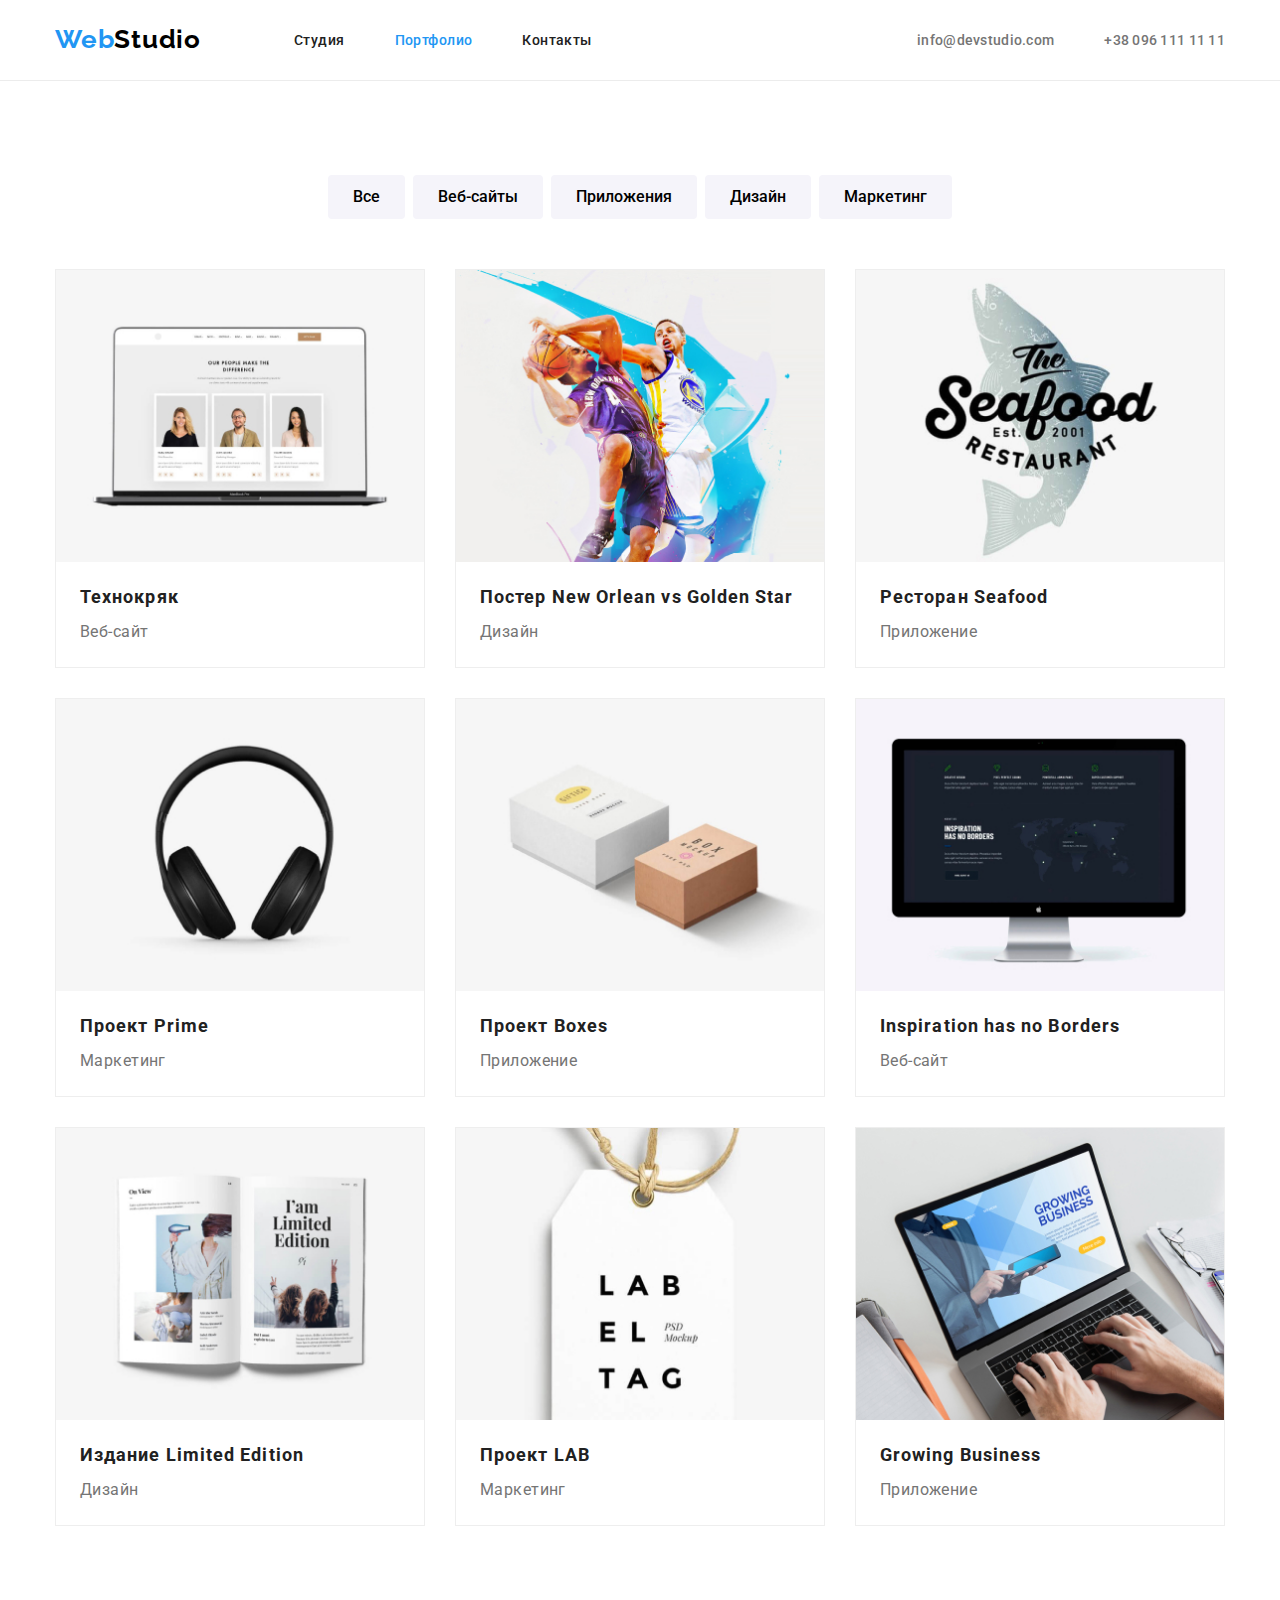
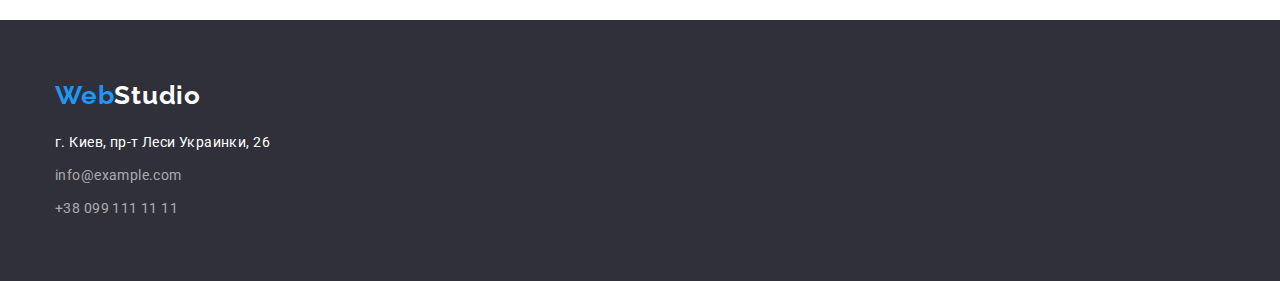
<file: portfolio.html>
<!DOCTYPE html>
<html lang="ru">

<head>
    <meta charset="UTF-8">
    <meta name="viewport" content="width=device-width, initial-scale=1.0">
    <title>Портфолио</title>
    <link
        href="https://fonts.googleapis.com/css2?family=Raleway:wght@700&family=Roboto:wght@400;500;700;900&display=swap"
        rel="stylesheet">
    <link href="https://cdnjs.cloudflare.com/ajax/libs/modern-normalize/1.0.0/modern-normalize.min.css"
        rel="stylesheet">
    <link rel="stylesheet" href="./css/styles.css">
</head>

<body>

    <!-- Верхняя линия -->
    <header class="page-header ">

        <div class="container flexbox">

            <a href="/" lang="en" class="link logo">
                <span class="web-logotext">Web</span><span class="studio-logotext">Studio</span>
            </a>

            <nav class="header-nav">
                <ul class="list site-nav flexbox">
                    <li class="item">
                        <a href="./index.html" class="link"> <span>Студия</span> </a>
                    </li>
                    <li class="item">
                        <a href="./portfolio.html" class="link current"> <span>Портфолио</span> </a>
                    </li>
                    <li class="item">
                        <a href="/" class="link"> <span>Контакты</span> </a>
                    </li>
                </ul>
            </nav>

            <ul class="list mail-tel-nav flexbox">
                <li class="item"> <a href="mailto:info@devstudio.com" class="link">info@devstudio.com</a> </li>
                <li class="item"> <a href="tel:+380991111111" class="link">+38 096 111 11 11</a> </li>
            </ul>

        </div>

    </header>

    <main>
        <!-- <h1>Страница Портфолио</h1> -->
        <section class="page-portfolio">
            <div class="container">

                <ul class="list button flexbox">
                    <li class="item"> <button type="button" class="portfolio-button"> <span>Все</span> </button>
                    </li>
                    <li class="item"> <button type="button" class="portfolio-button"> <span>Веб-сайты</span> </button>
                    </li>
                    <li class="item"> <button type="button" class="portfolio-button"> <span>Приложения</span> </button>
                    </li>
                    <li class="item"> <button type="button" class="portfolio-button"> <span>Дизайн</span> </button>
                    </li>
                    <li class="item"> <button type="button" class="portfolio-button"> <span>Маркетинг</span> </button>
                    </li>
                </ul>

                <ul class="list projects flexbox">
                    <!-- <h2>Сетка с пректами</h2> -->
                    <li class="item">
                        <img src="./images/project-1.jpg" alt="">
                        <div class="under-the-pic">
                            <h3 class="title">Технокряк</h3>
                            <p class="text">Веб-сайт</p>
                        </div>
                    </li>
                    <li class="item">
                        <img src="./images/project-2.jpg" alt="">
                        <div class="under-the-pic">
                            <h3 class="title">Постер New Orlean vs Golden Star</h3>
                            <p class="text">Дизайн</p>
                        </div>
                    </li>
                    <li class="item">
                        <img src="./images/project-3.jpg" alt="">
                        <div class="under-the-pic">
                            <h3 class="title">Ресторан Seafood</h3>
                            <p class="text">Приложение</p>
                        </div>
                    </li>
                    <li class="item">
                        <img src="./images/project-4.jpg" alt="">
                        <div class="under-the-pic">
                            <h3 class="title">Проект Prime</h3>
                            <p class="text">Маркетинг</p>
                        </div>
                    </li>
                    <li class="item">
                        <img src="./images/project-5.jpg" alt="">
                        <div class="under-the-pic">
                            <h3 class="title">Проект Boxes</h3>
                            <p class="text">Приложение</p>
                        </div>
                    </li>
                    <li class="item">
                        <img src="./images/project-6.jpg" alt="">
                        <div class="under-the-pic">
                            <h3 class="title">Inspiration has no Borders</h3>
                            <p class="text">Веб-сайт</p>
                        </div>
                    </li>
                    <li class="item">
                        <img src="./images/project-7.jpg" alt="">
                        <div class="under-the-pic">
                            <h3 class="title">Издание Limited Edition</h3>
                            <p class="text">Дизайн</p>
                        </div>
                    </li>
                    <li class="item">
                        <img src="./images/project-8.jpg" alt="">
                        <div class="under-the-pic">
                            <h3 class="title">Проект LAB</h3>
                            <p class="text">Маркетинг</p>
                        </div>
                    </li>
                    <li class="item">
                        <img src="./images/project-9.jpg" alt="">
                        <div class="under-the-pic">
                            <h3 class="title">Growing Business</h3>
                            <p class="text">Приложение</p>
                        </div>
                    </li>

                </ul>
            </div>
        </section>
    </main>

    <!-- Подвал -->
    <footer class="page-footer">
        <div class="container footer">
            <ul class="list">
                <li class="item">
                    <a href="/" lang="en" class="link logo"> <span class="web-logotext">Web</span><span
                            class="studio-logotext">Studio</span>
                    </a>
                </li>
                <li class="item">
                    <address>
                        <span class="address">г. Киев, пр-т Леси Украинки, 26</span>
                    </address>
                </li>
                <li class="item"> <a href="mailto:info@example.com" class="link mailtel-in-footer">info@example.com</a>
                </li>
                <li class="item"> <a href="tel:+380991111111" class="link mailtel-in-footer">+38 099 111 11 11</a> </li>
            </ul>
        </div>
    </footer>
</body>

</html>
</file>
<file: css/styles.css>
/* Основной цвет текста: #212121
Вторичный цвет текста: #757575
Акценторный цвет текста: #2196F3
Цвета для логотипа: #2196F3 и #000000
Цвет Заголовка и в футере: #ffffff
Цвет текста имейла и тел в футере: rgba(255, 255, 255, 0.6)

Цвет фона: #ffffff
Цвет фона для Заголовка и Футера: #2F303A
Цвет фона для Наша Команда: #F5F4FA

Размер шрифта:
Основной шрифт: Roboto normal and bold
Шрифт Логотипа: Raleway bold */

/*? border-box уже прописан в modern-normalaize значит можно и не пиасть что весть html bb ?*/
html {
  box-sizing: border-box;
}
*,
*::after,
*::before {
  box-sizing: inherit;
}
img {
  display: block;
  max-width: 100%;
  height: auto;
}

:root {
  --title-color: #ffffff;
  --title-background-color: #2f303a;
  --minititles-color: #212121;
  --inside-color: #757575;
  --active-color: #2196f3;
  --logo-studio-color: #000000;
  --team-container-background: #f5f4fa;
  --tel-in-footer-color: rgba(255, 255, 255, 0.6);
  --header-bottom-line: #ececec;
  --projects-card-border: #eeeeee;
}

body {
  font-family: Roboto, sans-serif;
  color: var(--minititles-color);
  background-color: var(--title-color);
  font-size: 14px;
  font-weight: 400;
  letter-spacing: 0.03em;
}

.container {
  /* тут кроме этого ничего больше не задавать, явную геометрию в других класах описывать */
  width: 1200px;
  padding-left: 15px;
  padding-right: 15px;
  margin-left: auto;
  margin-right: auto;
  /* outline: 3px solid red; */
}

.list {
  /* стили списков во всем документе*/
  list-style-type: none;
  margin: 0;
  padding: 0;
}

.link {
  /* стили к ссылкам во всем документе*/
  text-decoration: none;
  color: var(--inside-color);
  cursor: pointer;
}
.item .link:hover,
.item .link:focus,
.item .link:active {
  /* возможность выделять другим цветом ссылки при наведении курсора на них */
  color: var(--active-color);
}

/* ======================================================== */
/* ======================HEADER============================ */
/* ======================================================== */

.flexbox {
  /* для того чтоб списки смогли стать в ряд */
  display: flex;
  flex-wrap: wrap;
}

.logo {
  /*общие стили для логотипа в целом */
  font-family: Raleway, sans-serif;
  font-weight: 700;
  font-size: 26px;
  line-height: 1.19;
  letter-spacing: 0.03em;
  display: inline-block;
}

.page-header .logo {
  /* стили геометрии (отступов) для логотипа в целом */
  margin-top: 24px;
  margin-bottom: 25px;
  margin-right: 93px;
}
.web-logotext {
  /* стили для части Web в логотипе */
  color: var(--active-color);
}
.studio-logotext {
  /* стили для части Studio в логотипе */
  color: var(--logo-studio-color);
}

.page-header {
  /* нижняя линия внизу хедера */
  border-bottom: 1px solid var(--header-bottom-line);
}
.page-header .flexbox {
  /* выравнивание по центру содержимого хедера */
  align-items: center;
}

.header-nav {
  /* жирность текста в навигации хедера */
  font-weight: 500;
  margin-right: auto;
}
/* .header-nav .item { */
/* сделать область наведения больше */
/* padding-top: 15px;
  padding-bottom: 15px;
  } */

.site-nav .item:not(:last-child) {
  /* отступ справа кроме последнего ли в сайт-нав */
  margin-right: 50px;
}
.site-nav .link {
  /* цвет ссылок в левой навигации хедера */
  color: var(--minititles-color);
}
.site-nav .link.current {
  /* выделение ссылки в навигации хедера текуущей страници другим цветом */
  color: var(--active-color);
}

.mail-tel-nav {
  /* стили к ссылкам правой части навигации хедера */
  font-weight: 500;
  letter-spacing: 0.02em;
}
.mail-tel-nav .item:not(:last-child) {
  margin-right: 50px;
}

/* ======================================================== */
/* ======================HERO============================== */
/* ======================================================== */

.hero {
  /*  стили для секции Hero*/
  background: var(--title-background-color);
}

.hero .container {
  /* стили для контейнера Героя с заголовком и кнопкой */
  /* outline: 5px solid yellow; */
  max-width: 100%;
  flex-direction: column;
  align-items: center;
  padding: 200px 252px;
}

.hero-title {
  /* стили для заголовка сайта в Hero */
  color: var(--title-color);
  font-weight: 900;
  font-size: 44px;
  line-height: 1.36;
  letter-spacing: 0.06em;
  text-transform: uppercase;
  text-align: center;
  margin: 0;
  margin-bottom: 30px;
}

.hero .button {
  /* стили для кнопки Заказать Услугу */
  color: var(--title-color);
  font-weight: 700;
  font-size: 16px;
  line-height: 1.87;
  background-color: var(--active-color);
  letter-spacing: 0.06em;
  /* outline: 2px solid orange; */

  padding: 10px 32px;
  border: none;
  /* box-shadow: 0px 4px 4px rgba(0, 0, 0, 0.15); */
  border-radius: 4px;
  cursor: pointer;
}

/* ======================================================== */
/* ======================FEATURES========================== */
/* ======================================================== */

.features .container {
  /* внутренние отступы для контейнера Особенности */
  padding-top: 94px;
  padding-bottom: 94px;
}
.features .list .title {
  /* стили для заголовков h3 ОСОБЕННОСТЕЙ */
  font-weight: 700;
  font-size: 14px;
  line-height: 1.14;
  text-transform: uppercase;
  margin: 0;
  padding: 0;
  margin-bottom: 10px;
}
.features .list .text {
  /* стили для парграфов h3 ОСОБЕННОСТЕЙ */
  color: var(--inside-color);
  font-size: 14px;
  line-height: 1.71;
  margin: 0;
  padding: 0;
}

.features .list .item {
  /* ширина столбиков с текстом в Особенностях */
  flex-basis: calc((100% - 3 * 30px) / 4);
}
.features .list .item:not(:last-child) {
  /* отступы между столбиками с текстом в Особенностях */
  margin-right: 30px;
}

/* ======================================================== */
/* ======================WHAT WE DO======================== */
/* ======================================================== */

.whatwedo .container {
  /* внутренние отступы для контейнера Чем Мы Занимаемся  */
  padding-bottom: 94px;
}
.whatwedo .title {
  font-weight: 700;
  font-size: 36px;
  line-height: 1.71;
  text-align: center;
  margin-top: 0;
  margin-bottom: 50px;
}
.whatwedo.item {
  /* отведенная ширина под фото из раздела */
  flex-basis: calc ((100% - 2 * 30px) / 3);
}
.whatwedo .item:not(:last-child) {
  margin-right: 30px;
}

/* ======================================================== */
/* ======================TEAM============================== */
/* ======================================================== */

.our-team {
  /* стили для Наша Команда */
  background: var(--team-container-background);
}
.our-team .container {
  /* внутренние отступы для контейнера Наша Команда */
  padding-top: 94px;
  padding-bottom: 9px;
}

.our-team .container .title {
  /* стили к заголовку h2 Нашей Команды */
  margin: 0;
  font-weight: 700;
  font-size: 36px;
  line-height: 1.17;
  text-align: center;
  margin-bottom: 50px;
}

.list.team {
  /* выделения места чисто под карточки */
  /* flex-wrap: nowrap; */
  width: calc((100% - 30 * 3) / 4);
  align-items: center;
  padding-bottom: 94px;
}
.list.team .item:not(:last-child) {
  /* разделение пространства между карточками */
  margin-right: 30px;
}
.list.team .item {
  /* фон карточек команды */
  background-color: var(--title-color);
  border-radius: 0px 0px 4px 4px;
}

/* cтили для бордера карточки ???*/
/* position: relative;
  border: 1px solid var(--team-container-background);
  box-shadow: 0px 1px 3px rgba(0, 0, 0, 0.12), 0px 1px 1px rgba(0, 0, 0, 0.14),
    0px 2px 1px rgba(0, 0, 0, 0.2);
  border-radius: 0px 0px 4px 4px;
} */

.list.team .item .title {
  /* стили к заголовкам списка h3 Нашей Команды  */
  padding-top: 30px;
  /* padding left and right??? */
  font-weight: 500;
  font-size: 16px;
  line-height: 1.19;
  text-align: center;
  margin-bottom: 10px;
}
.list.team .item .text {
  /* стили к параграфам списка Нашей Команды  */
  margin: 0;
  color: var(--inside-color);
  font-size: 16px;
  line-height: 1.19;
  text-align: center;
  padding-bottom: 30px;
}

/* ======================================================== */
/* ======================FOOTER============================ */
/* ======================================================== */

.page-footer {
  /* стили для подвала сайта */
  background-color: var(--title-background-color);
  line-height: 1.71;
  /* display: block; */
}

.page-footer .list {
  padding-top: 60px;
  padding-bottom: 60px;
}
.page-footer .logo {
  /* отступы для Лого в футере */
  margin-bottom: 20px;
  /* outline: 6px solid yellow; */
}
.page-footer .studio-logotext {
  /* стили для части Studio в логотипе в Футере сайта */
  color: var(--title-color);
}

.address {
  /* стили для почтового адреса в футере */
  font-style: normal;
  color: var(--title-color);
  display: block;
}
.mailtel-in-footer {
  /* стили для номера телефона в футере */
  color: var(--tel-in-footer-color);
  margin-top: 9px;
  /* padding-bottom: 60px; */
  display: block;
}

/* ======================================================== */
/* =================PORTFOLIO-PAGE========================= */
/* ======================================================== */

/* =================PORTFOLIO-PAGE-кнопки================== */

.portfolio-button {
  /* стили для ряда кнопок в Портфолио */
  font-weight: 500;
  font-size: 16px;
  line-height: 1.62;
  text-align: center;
  background-color: var(--team-container-background);
  border: none;
  cursor: pointer;
  padding: 0;
  padding: 6px 22px;
}
.portfolio-button:hover,
.portfolio-button:focus,
.portfolio-button:active {
  /* cтили для кнопок портфолио при ховере (изменение цвета заливки и текста) */
  background-color: var(--active-color);
  color: var(--title-color);
}

.page-portfolio .list.button {
  /* отступы ряда кнопок от секции Проектов */
  padding-top: 94px;
  margin-bottom: 50px;
  justify-content: center;
}

.page-portfolio .list.button .item:not(:last-child) {
  /* отступы справа для кнопок в верхнем ряду страници Портфолио */
  margin-right: 8px;
}
.page-portfolio .list.button .item {
  /* бордер для кнопок в верхнем ряду страници Портфолио */
  border: solid var(--team-container-background);
  border-radius: 4px;
}

/* =================PORTFOLIO-PAGE-проекты================ */

.page-portfolio .projects .title {
  /* стили для заголовков в карточках Проектов */
  font-weight: 700;
  font-size: 18px;
  line-height: 1.71;
  letter-spacing: 0.06em;
  margin: 0;
  margin-bottom: 4px;
}
.page-portfolio .projects .text {
  /* стили для параграфов в карточках Проекто */
  font-size: 16px;
  line-height: 1.87;
  color: var(--inside-color);
  margin: 0;
}
.under-the-pic {
  padding: 20px 24px;
  /* text-align: left;
  vertical-align: top; */
}

.page-portfolio .projects {
  /* распределение карточек в ряд, после их стало по три в одном ряду */
  /* flex-wrap: wrap; - это перенесла в начало в класс .flexbox*/
  padding-bottom: 94px;
}
.page-portfolio .projects .item {
  /* размер ширины под одну карточку */
  flex-basis: calc((100% - 30px * 2) / 3);
}
.page-portfolio .projects .item {
  /* отступы для карточек справа и снизу для всех в проектах Портфолио */
  margin-right: 30px;
  margin-bottom: 30px;
  background-color: var(--title-color);
  border: 1px solid var(--projects-card-border);
}
.page-portfolio .projects .item:nth-child(3n) {
  /* убирает отступы справа у каждой третей карточки */
  margin-right: 0;
}
.page-portfolio .projects .item:nth-last-of-type(-n + 3) {
  /* убирает отступы снизу у трёх последних карточек */
  margin-bottom: 0;
}
</file>
